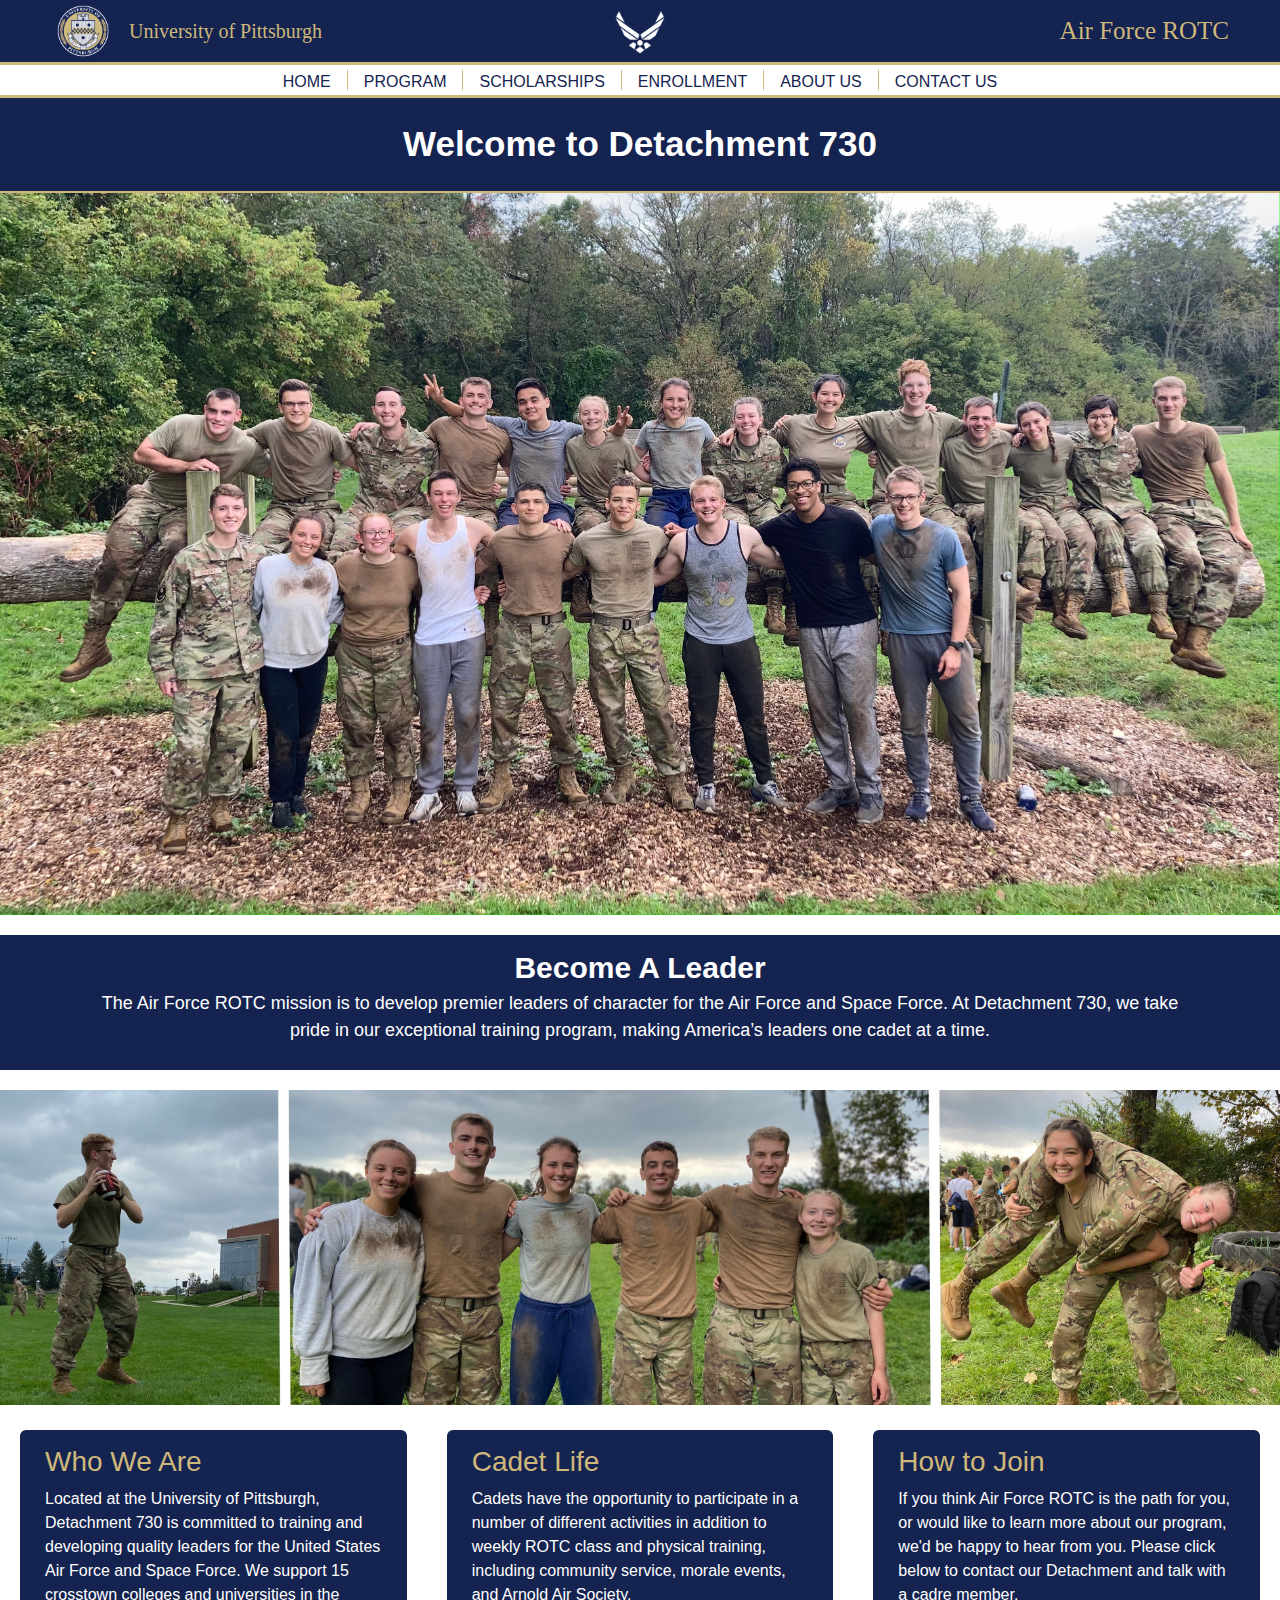
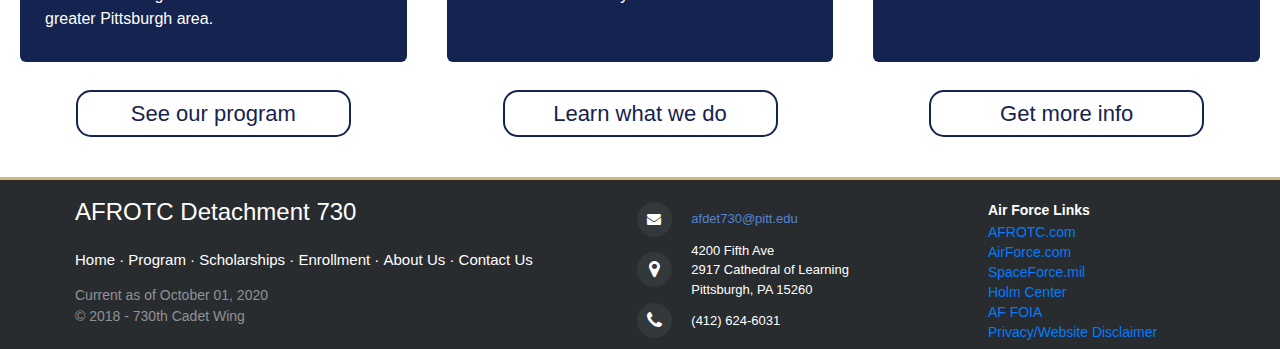
<file: pitt_afrotc_website/index.html>
<!doctype html>
<html lang="en">
  <head>
    <title>AFROTC Detachment 730</title>
    <!-- Required meta tags -->
    <meta charset="utf-8">
    <meta name="viewport" content="width=device-width, initial-scale=1, shrink-to-fit=no">

    <!-- CSS -->
    <link rel="stylesheet" href="css/bootstrap.min.css">
    <link rel="stylesheet" href="css/home_style.css">

    <!-- For frame -->
    <link rel="stylesheet" href="css/frame_style.css">

    <!-- For footer -->
    <meta http-equiv="X-UA-Compatible" content="IE=edge">
    <link rel="stylesheet" href="css/footer.css">
    <link rel="stylesheet" href="http://maxcdn.bootstrapcdn.com/font-awesome/4.2.0/css/font-awesome.min.css">


  </head>
  <body>

      <!-- This is the banner for the top of the page -->
      <table id="banner">
          <tr>
              <td id="pitt-icon-wrapper">
                  <img id="pitt-icon" src="media/pitt_insignia.svg.png">
              </td>

              <td id="pitt-name-wrapper">
                  <div id="pitt-name">University of Pittsburgh</div>
              </td>

              <td id="af-icon-wrapper">
                  <img id="af-icon" src="media/af_insignia.png">
              </td>

              <td id="rotc-title-wrapper">
                  <div id="rotc-title">Air Force ROTC</div>
              </td>
          </tr>
      </table>

      <!--  This is the navigation bar  -->
      <nav class="nav justify-content-center nav-adjustments">
          <a class="nav-link nav-buttons" style="border-left: none" href="#">Home</a>
          <a class="nav-link nav-buttons" href="html/program.html">Program</a>
          <a class="nav-link nav-buttons" href="html/scholarships.html">Scholarships</a>
          <a class="nav-link nav-buttons" href="html/enrollment.html">Enrollment</a>
          <a class="nav-link nav-buttons" href="html/cadet_life.html">about us</a>
          <a class="nav-link nav-buttons" href="html/contactus.html">contact us</a>
      </nav>

      <!-- This is the navigation bar when scrolling -->
      <nav id="scrolling-nav" class="nav justify-content-center nav-adjustments nav-scrolling fixed-top hide">
          <a class="nav-link nav-buttons-scrolling" style="border-left: none" href="#">Home</a>
          <a class="nav-link nav-buttons-scrolling" href="html/program.html">Program</a>
          <a class="nav-link nav-buttons-scrolling" href="html/scholarships.html">Scholarships</a>
          <a class="nav-link nav-buttons-scrolling" href="html/enrollment.html">Enrollment</a>
          <a class="nav-link nav-buttons-scrolling" href="html/cadet_life.html">about us</a>
          <a class="nav-link nav-buttons-scrolling" href="html/contactus.html">contact us</a>
      </nav>

      <!-------------------------------------------------  END FRAME ---------------------------------------------------->




      <!-------------------------------------------------  CONTENT START ---------------------------------------------------->
      <div id="welcome-message"><b>Welcome to Detachment 730</b></div>

      <img id="load-image" src="media/topPhoto.jpg">

      <div class="info-message">
           <b>Become A Leader</b>
           <font size="4"><p>The Air Force ROTC mission is to develop premier leaders of character for the Air Force and Space Force. At Detachment 730, we take pride in our exceptional training program, making America’s leaders one cadet at a time.</p></font>
      </div>

      <img id="load-image" src="media/home3.jpg">

      <div class="container-fluid text-center">
           <div class="row content">
               <div class="col-md contact-types">
                    <h3 style="color: #ceb87b">Who We Are</h3>
                    <p>
                    Located at the University of Pittsburgh, Detachment 730 is committed to training and developing quality leaders for the United States Air Force and Space Force. We support 15 crosstown colleges and universities in the greater Pittsburgh area.
                    </p>
                </div>
               <div class="col-md contact-types">
                     <h3 style="color: #ceb87b">Cadet Life</h3>
                     <p>Cadets have the opportunity to participate in a number of different activities in addition to weekly ROTC class and physical training, including community service, morale events, and Arnold Air Society.
                     </p>
               </div>
               <div class="col-md contact-types">
                     <h3 style="color: #ceb87b">How to Join</h3>
                     <p>
                     If you think Air Force ROTC is the path for you, or would like to learn more about our program, we'd be happy to hear from you. Please click below to contact our Detachment and talk with a cadre member.
                     </p>
               </div>
           </div>
       </div>

       <div class="container-fluid text-center">
           <div class="row content" style="margin-bottom: 40px;">
               <div class="col-md contact-types" style="text-align:center; background-color:white; padding:0px; margin:0px">
                    <button class="button" style="vertical-align:middle">
                        <a href="html/program.html"><span>See our program </span></a>
                    </button>
                </div>
               <div class="col-md contact-types" style="text-align:center; background-color:white; padding:0px; margin:0px">
                    <button class="button" style="vertical-align:middle">
                        <a href="html/cadet_life.html"><span>Learn what we do </span></a>
                    </button>
                </div>
               <div class="col-md contact-types" style="text-align:center; background-color:white; padding:0px; margin:0px">
                    <button class="button" style="vertical-align:middle">
                        <a href="html/contactus.html"><span>Get more info </span></a>
                    </button>
                </div>
           </div>
       </div>

       <!--<img id="load-image" style="margin-bottom: 0px; border-top: 2px solid #292c2f" src="media/wing_pic_2019.png">

      <!-------------------------------------------------  CONTENT END ---------------------------------------------------->

      <!-------------------------------------------------  FOOTER START ---------------------------------------------------->

    <footer class="footer-distributed">

      <div class="footer-left">

        <h3>AFROTC Detachment 730</h3>

        <p class="footer-links">
          <a href="#">Home</a>
          ·
          <a href="html/program.html">Program</a>
          ·
          <a href="html/scholarships.html">Scholarships</a>
          ·
          <a href="html/enrollment.html">Enrollment</a>
          ·
          <a href="html/cadet_life.html">About Us</a>
          ·
          <a href="html/contactus.html">Contact Us</a>
        </p>

        <p class="footer-company-name">Current as of October 01, 2020</p>

        <p class="footer-company-name">&copy; 2018 - 730th Cadet Wing</p>
      </div>

      <div class="footer-center">

        <div>
          <i class="fa fa-envelope"></i>
          <p><a href="mailto:afdet730@pitt.edu" style="font-color:white">afdet730@pitt.edu</a></p>
        </div>

        <div>
          <i class="fa fa-map-marker"></i>
          <p>4200 Fifth Ave<br>2917 Cathedral of Learning<br>Pittsburgh, PA 15260</p>
        </div>

        <div>
          <i class="fa fa-phone"></i>
          <p>(412) 624-6031</p>
        </div>

      </div>

      <div class="footer-right">


        <p class="footer-company-about-links">
          <span>Air Force Links</span>
          <a href="https://www.afrotc.com/" target="_blank">AFROTC.com</a> <br>
          <a href="https://www.airforce.com/" target="_blank">AirForce.com</a> <br>
          <a href="https://www.spaceforce.mil/" target="_blank">SpaceForce.mil</a> <br>
          <a href="http://www.airuniversity.af.mil/Holm-Center/" target="_blank">Holm Center</a> <br>
          <a href="http://www.foia.af.mil/" target="_blank">AF FOIA</a><br>
          <a href="media/Disclaimer.pdf">Privacy/Website Disclaimer</a>
        </p>

      </div>

    </footer>

      <!-------------------------------------------------  FOOTER END ---------------------------------------------------->

      <!-- JavaScript -->
      <script src="js/jquery-3.2.1.slim.min.js" ></script>
      <script src="https://cdnjs.cloudflare.com/ajax/libs/popper.js/1.12.3/umd/popper.min.js"></script>
      <script src="js/bootstrap.min.js"></script>
      <script src="js/pageDynamics.js"></script>
  </body>
  <!-- test comment -->
</html>
</file>
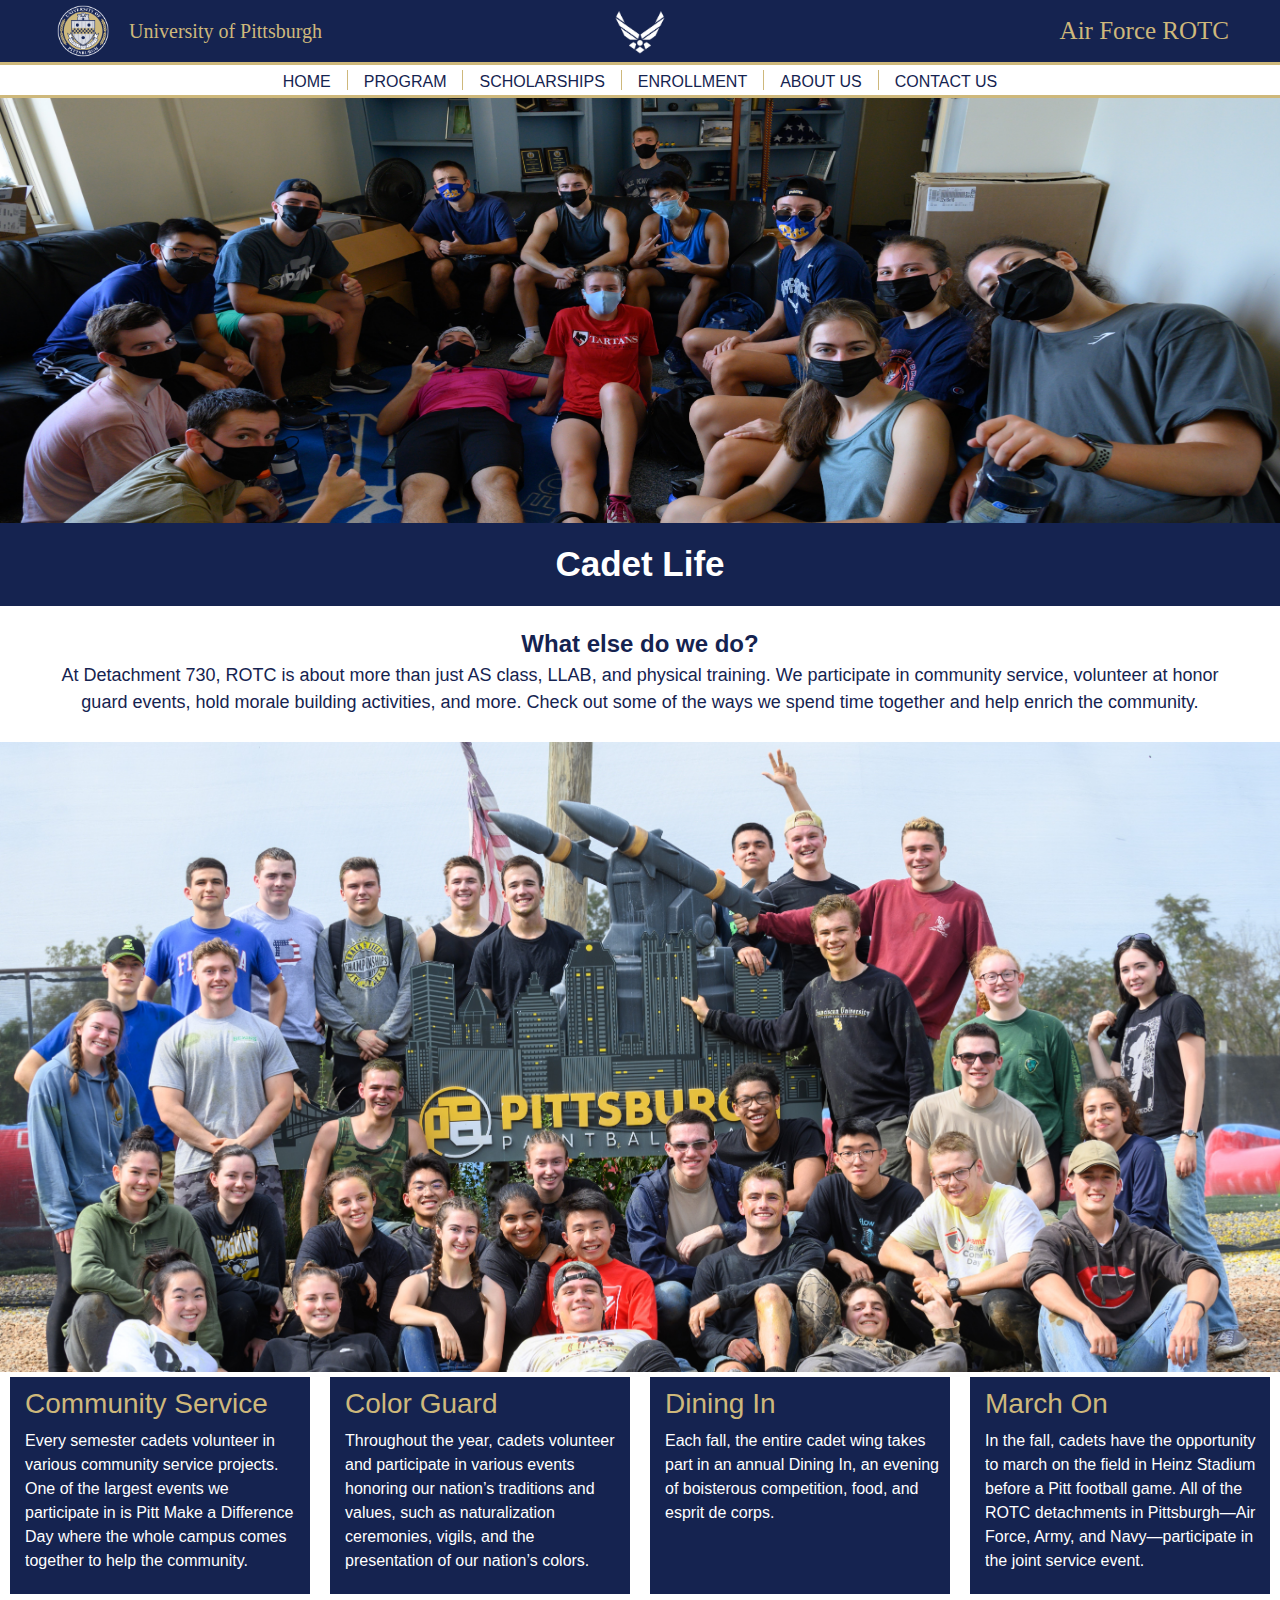
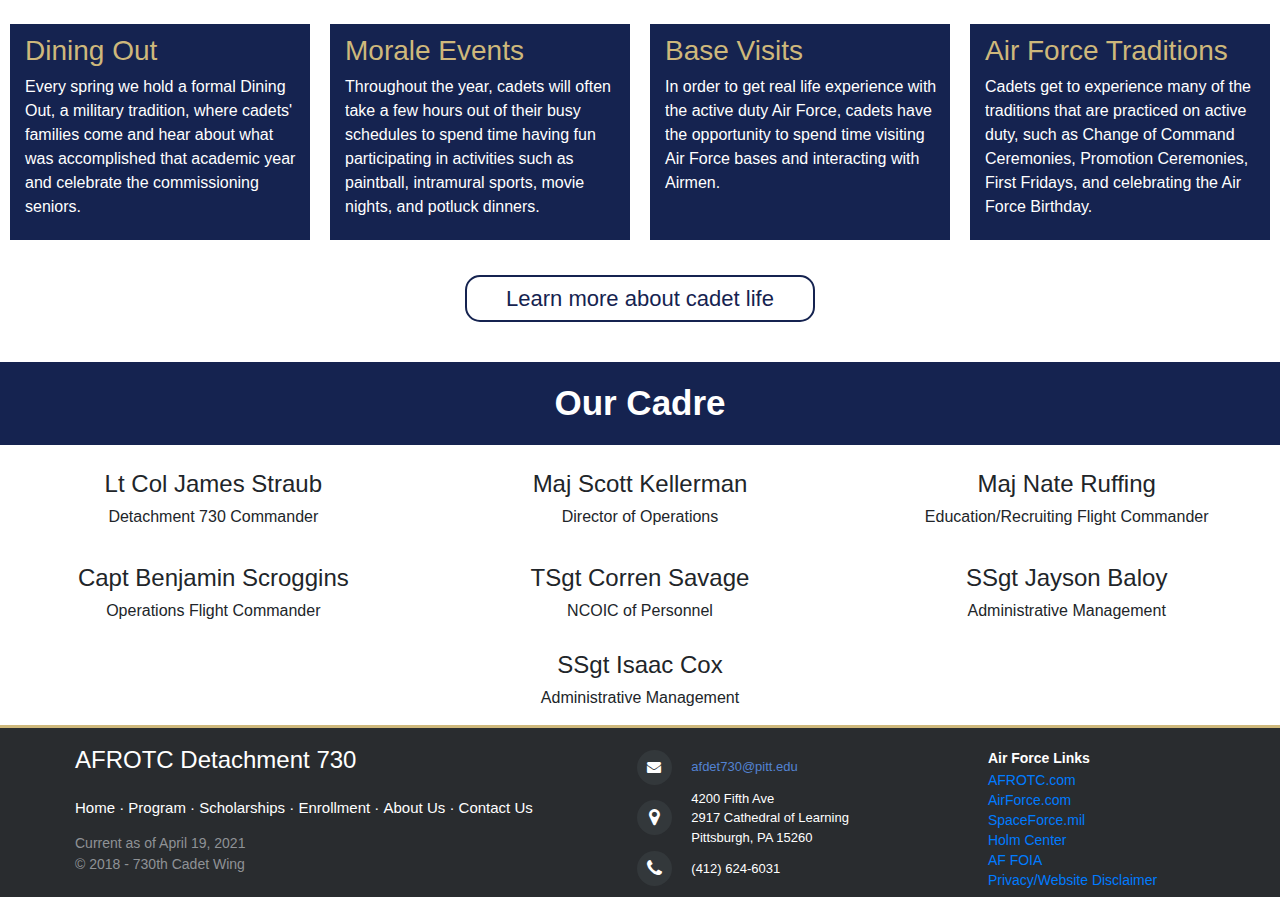
<file: pitt_afrotc_website/html/cadet_life.html>
<!doctype html>
<html lang="en">
  <head>
    <title>AFROTC Detachment 730</title>
    <!-- Required meta tags -->
    <meta charset="utf-8">
    <meta name="viewport" content="width=device-width, initial-scale=1, shrink-to-fit=no">

    <!-- CSS -->
    <link rel="stylesheet" href="../css/bootstrap.min.css">
    <link rel="stylesheet" href="../css/cadet_life_style.css">

    <!-- For frame -->
    <link rel="stylesheet" href="../css/frame_style.css">

    <!-- For footer -->
    <meta http-equiv="X-UA-Compatible" content="IE=edge">
    <link rel="stylesheet" href="../css/footer.css">
    <link rel="stylesheet" href="http://maxcdn.bootstrapcdn.com/font-awesome/4.2.0/css/font-awesome.min.css">



  </head>
  <body>

      <!-- This is the banner for the top of the page -->
      <table id="banner">
          <tr>
              <td id="pitt-icon-wrapper">
                  <img id="pitt-icon" src="../media/pitt_insignia.svg.png">
              </td>

              <td id="pitt-name-wrapper">
                  <div id="pitt-name">University of Pittsburgh</div>
              </td>

              <td id="af-icon-wrapper">
                  <img id="af-icon" src="../media/af_insignia.png">
              </td>

              <td id="rotc-title-wrapper">
                  <div id="rotc-title">Air Force ROTC</div>
              </td>
          </tr>
      </table>

      <!--  This is the navigation bar  -->
      <nav class="nav justify-content-center nav-adjustments">
          <a class="nav-link nav-buttons" style="border-left: none" href="../index.html">Home</a>
          <a class="nav-link nav-buttons" href="program.html">Program</a>
          <a class="nav-link nav-buttons" href="scholarships.html">Scholarships</a>
          <a class="nav-link nav-buttons" href="enrollment.html">Enrollment</a>
          <a class="nav-link nav-buttons" href="#">about us</a>
          <a class="nav-link nav-buttons" href="contactus.html">contact us</a>
      </nav>

      <!-- This is the navigation bar when scrolling -->
      <nav id="scrolling-nav" class="nav justify-content-center nav-adjustments nav-scrolling fixed-top hide">
          <a class="nav-link nav-buttons-scrolling" style="border-left: none" href="../index.html">Home</a>
          <a class="nav-link nav-buttons-scrolling" href="program.html">Program</a>
          <a class="nav-link nav-buttons-scrolling" href="scholarships.html">Scholarships</a>
          <a class="nav-link nav-buttons-scrolling" href="enrollment.html">Enrollment</a>
          <a class="nav-link nav-buttons-scrolling" href="cadet_life.html">about us</a>
          <a class="nav-link nav-buttons-scrolling" href="contactus.html">contact us</a>
      </nav>

      <!-------------------------------------------------  END FRAME ---------------------------------------------------->

      <!-------------------------------------------------  CONTENT START ---------------------------------------------------->

      <img id="load-fixedT-image" src="../media/cadetLife.jpg">

      <div id="top-message"><b>Cadet Life</b></div>

      <div class="info-basic-message">
           <b>What else do we do?</b>
           <font size="4"><p>At Detachment 730, ROTC is about more than just AS class, LLAB, and physical training. We participate in community service, volunteer at honor guard events, hold morale building activities, and more. Check out some of the ways we spend time together and help enrich the community.</p></font>
      </div>

      <img id="load-fixedS-image" src="../media/paintball.jpg">

      <div class="container-fluid text-center">
          <div class="row content">
              <div class="col-md contact-types">
                    <h3 style="color: #ceb87b">Community Service</h3>
                    <p>Every semester cadets volunteer in various community service projects. One of the largest events we participate in is Pitt Make a Difference Day where the whole campus comes together to help the community.</p>
                </div>

              <div class="col-md contact-types">
                    <h3 style="color: #ceb87b">Color Guard</h3>
                    <p>Throughout the year, cadets volunteer and participate in various events honoring our nation’s traditions and values, such as naturalization ceremonies, vigils, and the presentation of our nation’s colors.</p>
              </div>

              <div class="col-md contact-types">
                    <h3 style="color: #ceb87b">Dining In</h3>
                    <p>Each fall, the entire cadet wing takes part in an annual Dining In, an evening of boisterous competition, food, and esprit de corps.</p>
              </div>

              <div class="col-md contact-types">
                    <h3 style="color: #ceb87b">March On</h3>
                    <p>In the fall, cadets have the opportunity to march on the field in Heinz Stadium before a Pitt football game. All of the ROTC detachments in Pittsburgh&#8212;Air Force, Army, and Navy&mdash;participate in the joint service event.</p>
              </div>
          </div>
      </div>


      <div class="container-fluid text-center">
          <div class="row content">
              <div class="col-md contact-types">
                    <h3 style="color: #ceb87b">Dining Out</h3>
                    <p>Every spring we hold a formal Dining Out, a military tradition, where cadets' families come and hear about what was accomplished that academic year and celebrate the commissioning seniors.</p>
              </div>

              <div class="col-md contact-types">
                    <h3 style="color: #ceb87b">Morale Events</h3>
                    <p>Throughout the year, cadets will often take a few hours out of their busy schedules to spend time having fun participating in activities such as paintball, intramural sports, movie nights, and potluck dinners.</p>
              </div>

              <div class="col-md contact-types">
                    <h3 style="color: #ceb87b">Base Visits</h3>
                    <p>In order to get real life experience with the active duty Air Force, cadets have the opportunity to spend time visiting Air Force bases and interacting with Airmen.</p>
              </div>

              <div class="col-md contact-types">
                    <h3 style="color: #ceb87b">Air Force Traditions</h3>
                    <p>Cadets get to experience many of the traditions that are practiced on active duty, such as Change of Command Ceremonies, Promotion Ceremonies, First Fridays, and celebrating the Air Force Birthday.</p>
              </div>

          </div>
      </div>

      <div class="container-fluid text-center">
           <div class="row content" style="margin-bottom: 40px;">
               <div class="col-md contact-types" style="text-align:center; background-color:white; padding:0px; margin:0px">
                    <button class="button" style="vertical-align:middle"><a href="https://www.afrotc.com/campus-life/" target="_blank"><span>Learn more about cadet life </span></a></button>
                </div>
           </div>
       </div>


      <div id="top-message"><b>Our Cadre</b></div>

      <div class="container-fluid" style="text-align: center">

          <div class="row content">

              <div class="media-body col-sm spaced">
                  <h4 class="mt-0">Lt Col James Straub</h4>
                  <h6>Detachment 730 Commander</h6>
              </div>

              <div class="media-body col-sm spaced">
                  <h4 class="mt-0">Maj Scott Kellerman</h4>
                  <h6>Director of Operations</h6>
              </div>

              <div class="media-body col-sm spaced">
                  <h4 class="mt-0">Maj Nate Ruffing</h4>
                  <h6>Education/Recruiting Flight Commander</h6>
              </div>

          </div>



          <div class="row content">

              <div class="media-body col-md spaced">
                <h4 class="mt-0">Capt Benjamin Scroggins</h4>
                <h6>Operations Flight Commander</h6>
              </div>

              <div class="media-body col-md spaced">
                <h4 class="mt-0">TSgt Corren Savage</h4>
                <h6>NCOIC of Personnel</h6>
              </div>

              <div class="media-body col-md spaced">
                <h4 class="mt-0">SSgt Jayson Baloy</h4>
                <h6>Administrative Management</h6>
              </div>

          </div>

          <div class="row content">

            <div class="media-body col-md-12">
              <h4 class="mt-2">SSgt Isaac Cox</h4>
              <h6>Administrative Management</h6>
            </div>

          </div>
      </div>

      <!-------------------------------------------------  CONTENT END ---------------------------------------------------->

      <!-------------------------------------------------  FOOTER START ---------------------------------------------------->

    <footer class="footer-distributed">

      <div class="footer-left">

        <h3>AFROTC Detachment 730</h3>

        <p class="footer-links">
          <a href="../index.html">Home</a>
          ·
          <a href="program.html">Program</a>
          ·
          <a href="scholarships.html">Scholarships</a>
          ·
          <a href="enrollment.html">Enrollment</a>
          ·
          <a href="#">About Us</a>
          ·
          <a href="contactus.html">Contact Us</a>
        </p>

        <p class="footer-company-name">Current as of April 19, 2021</p>

        <p class="footer-company-name">&copy; 2018 - 730th Cadet Wing</p>
      </div>

      <div class="footer-center">

        <div>
          <i class="fa fa-envelope"></i>
          <p><a href="mailto:afdet730@pitt.edu">afdet730@pitt.edu</a></p>
        </div>

        <div>
          <i class="fa fa-map-marker"></i>
          <p>4200 Fifth Ave<br>2917 Cathedral of Learning<br>Pittsburgh, PA 15260</p>
        </div>

        <div>
          <i class="fa fa-phone"></i>
          <p>(412) 624-6031</p>
        </div>

      </div>

      <div class="footer-right">

        <p class="footer-company-about-links">
          <span>Air Force Links</span>
          <a href="https://www.afrotc.com/" target="_blank">AFROTC.com</a> <br>
          <a href="https://www.airforce.com/" target="_blank">AirForce.com</a> <br>
          <a href="https://www.spaceforce.mil/" target="_blank">SpaceForce.mil</a> <br>
          <a href="http://www.airuniversity.af.mil/Holm-Center/" target="_blank">Holm Center</a> <br>
          <a href="http://www.foia.af.mil/" target="_blank">AF FOIA</a><br>
          <a href="../media/Disclaimer.pdf">Privacy/Website Disclaimer</a>
        </p>

      </div>

    </footer>

      <!-------------------------------------------------  FOOTER END ---------------------------------------------------->


      <!-- JavaScript -->
      <script src="../js/jquery-3.2.1.slim.min.js" ></script>
      <script src="https://cdnjs.cloudflare.com/ajax/libs/popper.js/1.12.3/umd/popper.min.js"></script>
      <script src="../js/bootstrap.min.js"></script>
      <script src="../js/pageDynamics.js"></script>
  </body>
  <!-- test comment -->
</html>
</file>
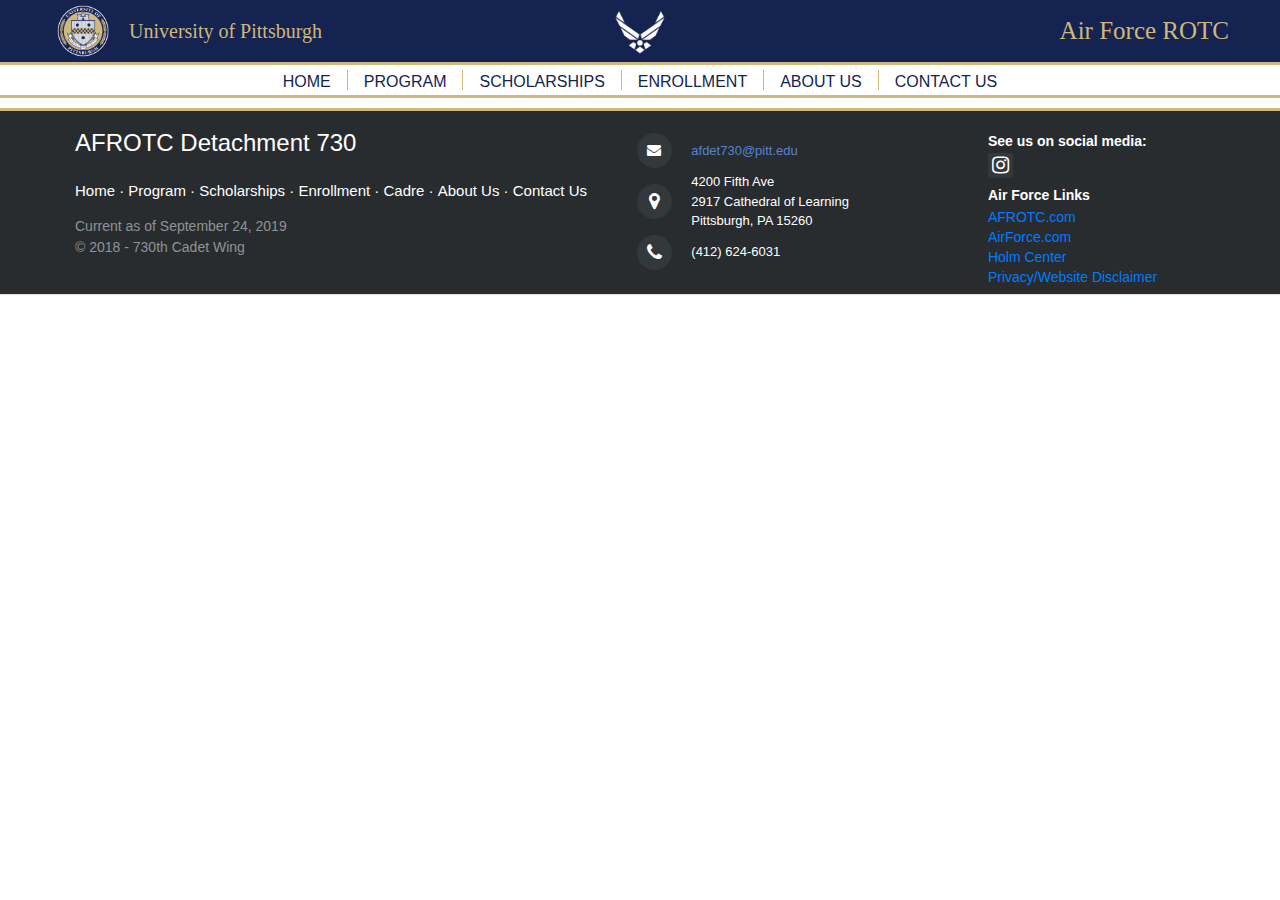
<file: pitt_afrotc_website/html/frame.html>
<!doctype html>
<html lang="en">
  <head>
    <title>AFROTC Detachment 730</title>
    <!-- Required meta tags -->
    <meta charset="utf-8">
    <meta name="viewport" content="width=device-width, initial-scale=1, shrink-to-fit=no">

    <!-- CSS -->
    <link rel="stylesheet" href="../css/bootstrap.min.css">
    <link rel="stylesheet" href="../css/frame_style.css">

    <!-- For footer -->
    <meta http-equiv="X-UA-Compatible" content="IE=edge">
    <link rel="stylesheet" href="../css/footer.css">
    <link rel="stylesheet" href="http://maxcdn.bootstrapcdn.com/font-awesome/4.2.0/css/font-awesome.min.css">

      
    
  </head>
  <body>
      
      <!-- This is the banner for the top of the page -->
      <table id="banner">
          <tr>
              <td id="pitt-icon-wrapper">
                  <img id="pitt-icon" src="../media/pitt_insignia.svg.png">
              </td>
              
              <td id="pitt-name-wrapper">
                  <div id="pitt-name">University of Pittsburgh</div>
              </td>
              
              <td id="af-icon-wrapper">
                  <img id="af-icon" src="../media/af_insignia.png">
              </td>
              
              <td id="rotc-title-wrapper">
                  <div id="rotc-title">Air Force ROTC</div>
              </td>
          </tr>
      </table>
      
      <!--  This is the navigation bar  -->
      <nav class="nav justify-content-center nav-adjustments">
          <a class="nav-link nav-buttons" style="border-left: none" href="#">Home</a>
          <a class="nav-link nav-buttons" href="#">Program</a>
          <a class="nav-link nav-buttons" href="#">Scholarships</a>
          <a class="nav-link nav-buttons" href="#">Enrollment</a>
          <a class="nav-link nav-buttons" href="#">about us</a>
          <a class="nav-link nav-buttons" href="#">contact us</a>
      </nav>
      
      <!-- This is the navigation bar when scrolling -->
      <nav id="scrolling-nav" class="nav justify-content-center nav-adjustments nav-scrolling fixed-top hide">
          <a class="nav-link nav-buttons-scrolling" style="border-left: none" href="#">Home</a>
          <a class="nav-link nav-buttons-scrolling" href="program.html">Program</a>
          <a class="nav-link nav-buttons-scrolling" href="scholarships.html">Scholarships</a>
          <a class="nav-link nav-buttons-scrolling" href="enrollment.html">Enrollment</a>
          <a class="nav-link nav-buttons-scrolling" href="cadet_life.html">about us</a>
          <a class="nav-link nav-buttons-scrolling" href="contactus.html">contact us</a>
      </nav>
      
      <!-------------------------------------------------  FRAME END ---------------------------------------------------->
      
      
      
      
      
      
      <!-------------------------------------------------  CONTENT START ---------------------------------------------------->
      
      
      
      <!-------------------------------------------------  CONTENT END ---------------------------------------------------->
      
      <!-------------------------------------------------  FOOTER START ---------------------------------------------------->
      
    <footer class="footer-distributed">

      <div class="footer-left">

        <h3>AFROTC Detachment 730</h3>

        <p class="footer-links">
          <a href="#">Home</a>
          ·
          <a href="#">Program</a>
          ·
          <a href="#">Scholarships</a>
          ·
          <a href="#">Enrollment</a>
          ·
          <a href="#">Cadre</a>
          ·
          <a href="#">About Us</a>
          ·
          <a href="#">Contact Us</a>
        </p>

        <p class="footer-company-name">Current as of September 24, 2019</p>

        <p class="footer-company-name">&copy; 2018 - 730th Cadet Wing</p>
      </div>

      <div class="footer-center">

        <div>
          <i class="fa fa-envelope"></i>
          <p><a href="mailto:support@company.com">afdet730@pitt.edu</a></p>
        </div>

        <div>
          <i class="fa fa-map-marker"></i>
          <p>4200 Fifth Ave<br>2917 Cathedral of Learning<br>Pittsburgh, PA 15260</p>
        </div>

        <div>
          <i class="fa fa-phone"></i>
          <p>(412) 624-6031</p>
        </div>

      </div>

      <div class="footer-right">

        <p class="footer-company-about">
            See us on social media: &nbsp;
            <div class="footer-icons">
              <a href="#"><i class="fa fa-instagram"></i></a>
            </div>

        <br>

        <p class="footer-company-about-links">
          <span>Air Force Links</span>
          <a href="https://www.afrotc.com/" target="_blank">AFROTC.com</a> <br>
          <a href="https://www.airforce.com/" target="_blank">AirForce.com</a> <br>
          <a href="http://www.airuniversity.af.mil/Holm-Center/" target="_blank">Holm Center</a> <br>
          <a href="#">Privacy/Website Disclaimer</a>
        </p>

      </div>

    </footer>

      <!-------------------------------------------------  FOOTER END ---------------------------------------------------->

      
      <!-- JavaScript -->
      <script src="../js/jquery-3.2.1.slim.min.js" ></script>
      <script src="https://cdnjs.cloudflare.com/ajax/libs/popper.js/1.12.3/umd/popper.min.js"></script>
      <script src="../js/bootstrap.min.js"></script>
      <script src="../js/pageDynamics.js"></script>
  </body>
</html>
</file>
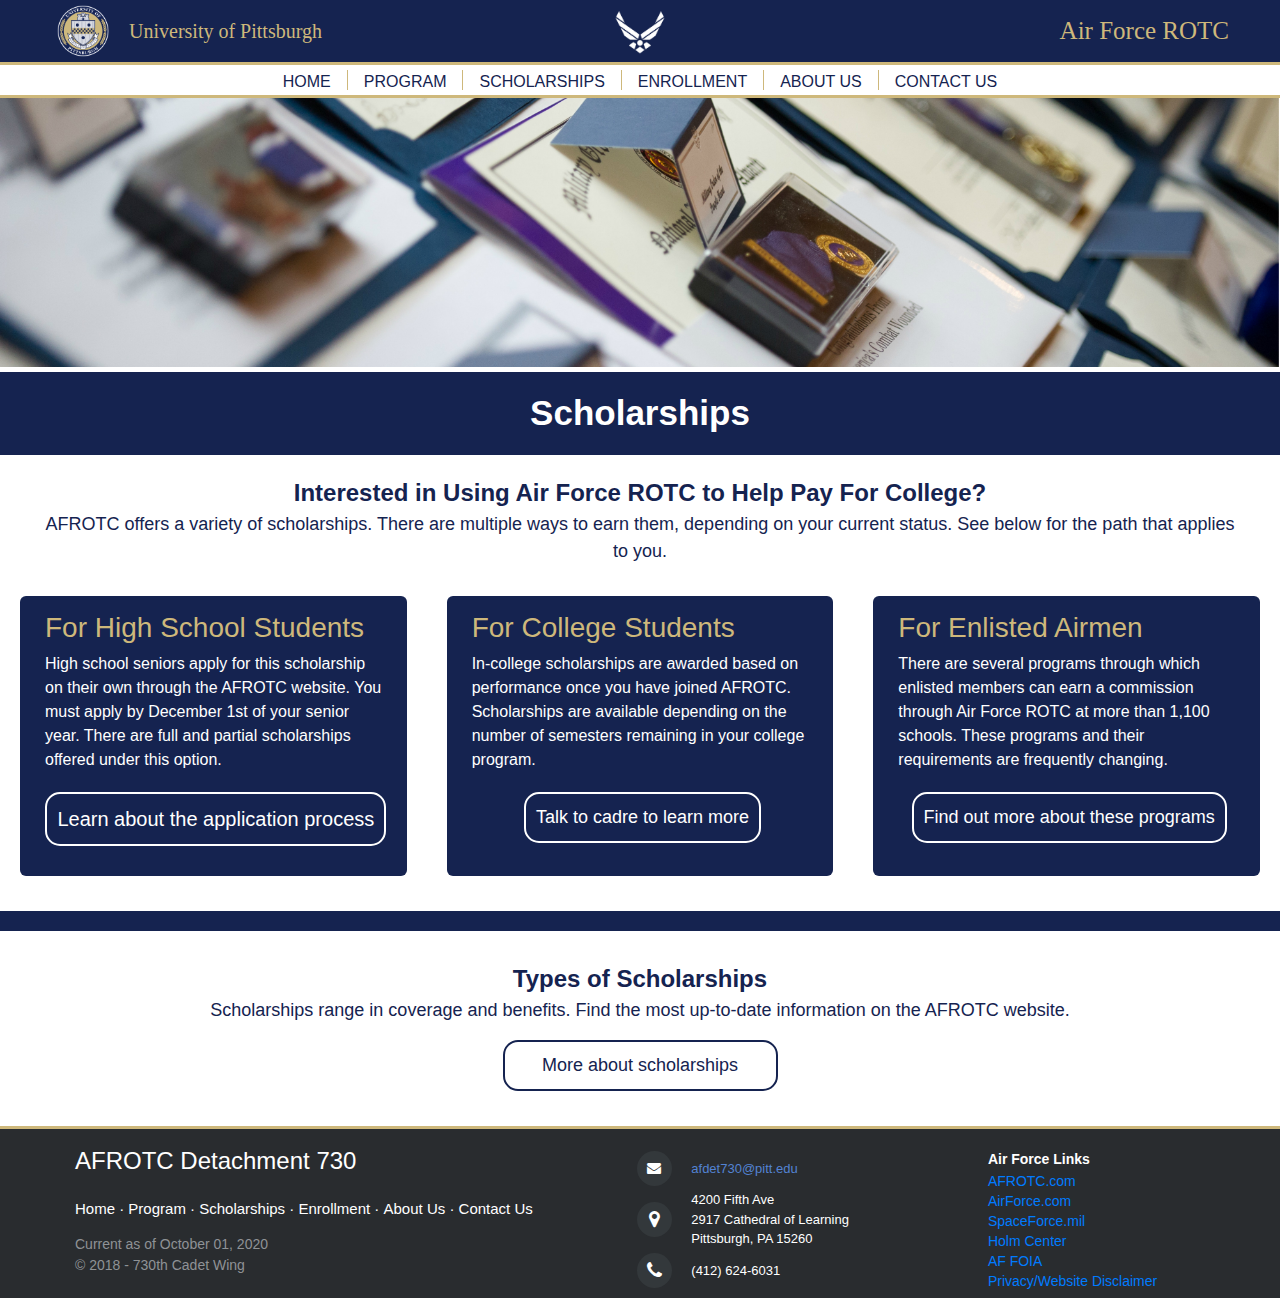
<file: pitt_afrotc_website/html/scholarships.html>
<!doctype html>
<html lang="en">
  <head>
    <title>AFROTC Detachment 730</title>
    <!-- Required meta tags -->
    <meta charset="utf-8">
    <meta name="viewport" content="width=device-width, initial-scale=1, shrink-to-fit=no">

    <!-- CSS -->
    <link rel="stylesheet" href="../css/bootstrap.min.css">
    <link rel="stylesheet" href="../css/scholarships_style.css">

    <!-- For frame -->
    <link rel="stylesheet" href="../css/frame_style.css">

    <!-- For footer -->
    <meta http-equiv="X-UA-Compatible" content="IE=edge">
    <link rel="stylesheet" href="../css/footer.css">
    <link rel="stylesheet" href="http://maxcdn.bootstrapcdn.com/font-awesome/4.2.0/css/font-awesome.min.css">



  </head>
  <body>

      <!-- This is the banner for the top of the page -->
      <table id="banner">
          <tr>
              <td id="pitt-icon-wrapper">
                  <img id="pitt-icon" src="../media/pitt_insignia.svg.png">
              </td>

              <td id="pitt-name-wrapper">
                  <div id="pitt-name">University of Pittsburgh</div>
              </td>

              <td id="af-icon-wrapper">
                  <img id="af-icon" src="../media/af_insignia.png">
              </td>

              <td id="rotc-title-wrapper">
                  <div id="rotc-title">Air Force ROTC</div>
              </td>
          </tr>
      </table>

      <!--  This is the navigation bar  -->
      <nav class="nav justify-content-center nav-adjustments">
          <a class="nav-link nav-buttons" style="border-left: none" href="../index.html">Home</a>
          <a class="nav-link nav-buttons" href="program.html">Program</a>
          <a class="nav-link nav-buttons" href="#">Scholarships</a>
          <a class="nav-link nav-buttons" href="enrollment.html">Enrollment</a>
          <a class="nav-link nav-buttons" href="cadet_life.html">about us</a>
          <a class="nav-link nav-buttons" href="contactus.html">contact us</a>
      </nav>

      <!-- This is the navigation bar when scrolling -->
      <nav id="scrolling-nav" class="nav justify-content-center nav-adjustments nav-scrolling fixed-top hide">
          <a class="nav-link nav-buttons-scrolling" style="border-left: none" href="../index.html">Home</a>
          <a class="nav-link nav-buttons-scrolling" href="program.html">Program</a>
          <a class="nav-link nav-buttons-scrolling" href="scholarships.html">Scholarships</a>
          <a class="nav-link nav-buttons-scrolling" href="enrollment.html">Enrollment</a>
          <a class="nav-link nav-buttons-scrolling" href="cadet_life.html">about us</a>
          <a class="nav-link nav-buttons-scrolling" href="contactus.html">contact us</a>
      </nav>

      <!-------------------------------------------------  END FRAME ---------------------------------------------------->

      <!-------------------------------------------------  CONTENT START ---------------------------------------------------->

      <img id="load-fixedS-image" src="../media/awards.jpg">

      <div id="top-message"><b>Scholarships</b></div>

      <div class="info-basic-message">
           <b>Interested in Using Air Force ROTC to Help Pay For College?</b>
           <font size="4"><p>AFROTC offers a variety of scholarships. There are multiple ways to earn them, depending on your current status. See below for the path that applies to you.</p></font>
      </div>

      <div class="container-fluid text-center">
           <div class="row content">
              <div class="col-md contact-types">
                    <h3 style="color: #ceb87b">For High School Students</h3>
                    <p>
                    High school seniors apply for this scholarship on their own through the AFROTC website. You must apply by December 1st of your senior year. There are full and partial scholarships offered under this option.
                    </p>
                    <button class="button-r" style="vertical-align:middle">
                        <a href="https://www.afrotc.com/scholarships/high-school/types/" target="_blank"><span><font style="font-size: 20px">Learn about the application process</font></span></a>
                    </button>
               </div>
               <div class="col-md contact-types">
                    <h3 style="color: #ceb87b">For College Students</h3>
                    <p>
                    In-college scholarships are awarded based on performance once you have joined AFROTC. Scholarships are available depending on the number of semesters remaining in your college program.
                    </p>
                    <button class="button-r" style="vertical-align:middle">
                        <a href="contactus.html"><span>Talk to cadre to learn more</span></a>
                    </button>
               </div>
               <div class="col-md contact-types">
                    <h3 style="color: #ceb87b">For Enlisted Airmen</h3>
                    <p>
                    There are several programs through which enlisted members can earn a commission through Air Force ROTC at more than 1,100 schools. These programs and their requirements are frequently changing.
                    </p>
                    <a href="https://www.afrotc.com/scholarships/enlisted" target="_blank">
                        <button class="button-r" style="vertical-align:middle"><span>Find out more about these programs</span></button>
                    </a>
               </div>
           </div>
       </div>

       <div class="info-message-sm-border">
      </div>

       <div class="info-basic-message">
           <b>Types of Scholarships</b>
           <font size="4"><p>Scholarships range in coverage and benefits. Find the most up-to-date information on the AFROTC website.</p></font>
           <button class="button" style="vertical-align:middle; margin-top:10px; width:275px">
                <a href="https://www.afrotc.com/scholarships/" target="_blank"><span>More about scholarships</span></a>
            </button>
      </div>

      <!-------------------------------------------------  CONTENT END ---------------------------------------------------->

      <!-------------------------------------------------  FOOTER START ---------------------------------------------------->

    <footer class="footer-distributed">

      <div class="footer-left">

        <h3>AFROTC Detachment 730</h3>

        <p class="footer-links">
          <a href="../index.html">Home</a>
          ·
          <a href="program.html">Program</a>
          ·
          <a href="#">Scholarships</a>
          ·
          <a href="enrollment.html">Enrollment</a>
          ·
          <a href="cadet_life.html">About Us</a>
          ·
          <a href="contactus.html">Contact Us</a>
        </p>

        <p class="footer-company-name">Current as of October 01, 2020</p>

        <p class="footer-company-name">&copy; 2018 - 730th Cadet Wing</p>
      </div>

      <div class="footer-center">

        <div>
          <i class="fa fa-envelope"></i>
          <p><a href="mailto:afdet730@pitt.edu">afdet730@pitt.edu</a></p>
        </div>

        <div>
          <i class="fa fa-map-marker"></i>
          <p>4200 Fifth Ave<br>2917 Cathedral of Learning<br>Pittsburgh, PA 15260</p>
        </div>

        <div>
          <i class="fa fa-phone"></i>
          <p>(412) 624-6031</p>
        </div>

      </div>

      <div class="footer-right">


        <p class="footer-company-about-links">
          <span>Air Force Links</span>
          <a href="https://www.afrotc.com/" target="_blank">AFROTC.com</a> <br>
          <a href="https://www.airforce.com/" target="_blank">AirForce.com</a> <br>
          <a href="https://www.spaceforce.mil/" target="_blank">SpaceForce.mil</a> <br>
          <a href="http://www.airuniversity.af.mil/Holm-Center/" target="_blank">Holm Center</a> <br>
          <a href="http://www.foia.af.mil/" target="_blank">AF FOIA</a><br>
          <a href="../media/Disclaimer.pdf">Privacy/Website Disclaimer</a>
        </p>

      </div>

    </footer>

      <!-------------------------------------------------  FOOTER END ---------------------------------------------------->


      <!-- JavaScript -->
      <script src="../js/jquery-3.2.1.slim.min.js" ></script>
      <script src="https://cdnjs.cloudflare.com/ajax/libs/popper.js/1.12.3/umd/popper.min.js"></script>
      <script src="../js/bootstrap.min.js"></script>
      <script src="../js/pageDynamics.js"></script>
  </body>
  <!-- test comment -->
</html>
</file>
<file: pitt_afrotc_website/css/home_style.css>
/********************* Start Content CSS *****************/
/**********Only for main page "Welcome to Det 730"************/
#welcome-message{
    text-align: center;
    font-family: BentonSansRegular, Helvetica, Arial, sans-serif;
    font-size: 35px;
    padding: 20px;
    color: white;
    background-color: #152350;
    border-bottom: 2px solid #ceb87b;
}

#load-image{
    width: 100%;
    height: auto;
    margin-bottom: 20px;
}

/**blue background, white words, large margins on left and right**/
.info-message{
    text-align: center;
    font-family:BentonSansRegular, Helvetica, Arial, sans-serif;
    font-size:30px;
    padding: 10px;
    color:white;
    background-color: #152350;
    margin-bottom: 20px;
    padding-left: 100px;
    padding-right: 100px;
}

/**blue background, gold words, small margins**/
.info-main{
    text-align: left;
    font-family:BentonSansRegular, Helvetica, Arial, sans-serif;
    padding: 10px;
    color: #ceb87b;
    background-color: #152350;
    margin-bottom: 20px;
    padding-left: 25px;
    padding-right: 25px;
}

.contact-types{
    padding: 15px;
    padding-left: 25px;
    padding-right: 25px;
    margin: 20px;
    margin-top: 5px;
    margin-bottom: 8px;
    background-color: #152350;
    text-align: left;
    border-radius: 6px;
    font-family:BentonSansRegular, Helvetica, Arial, sans-serif;
    color: white;
}

.button {
  display: inline-block;
  border-radius: 15px;
  background-color: #FFFFFF;
  border: 2px solid #152350;
  color: #152350;
  text-align: center;
  font-size: 22px;
  padding: 5px;
  width: 275px;
  transition: all 0.2s;
  cursor: pointer;
  margin: 0px;
  margin-top:20px;
}

.button:hover {
  background-color: #152350;
  color:white;
}

.button span {
  cursor: pointer;
  display: inline-block;
  position: relative;
  transition: 0.2s;
  color:#152350;
}

.button span:after {
  content: '\00bb';
  position: absolute;
  opacity: 0;
  top: 0;
  right: -20px;
  transition: 0.2s;
  color:white;
}

.button:hover span {
  padding-right: 25px;
  color:white;
}

.button:hover span:after {
  opacity: 1;
  right: 0;
  color:white;
}
</file>
<file: pitt_afrotc_website/css/frame_style.css>
body{
    background-color: white;
}

/******************* Start Frame CSS ********************/

#banner{
    background-color: #152350;
    width: 100%;
    height: 50px;
    white-space: nowrap;
}


#pitt-icon-wrapper{
    text-align: right;
    padding-right: 15px;
    width: 10%;
}

#pitt-icon{
    height: 60px;
    width: 60px;
    padding:0.25em;
}


#pitt-name-wrapper{
    font-size: 20px;
    width: 20%;
    min-width: 200px;
}

#pitt-name{
    color: #ceb87b; 
    font-family: Times New Roman;
}


#af-icon-wrapper{
    text-align: center;
    min-width: 200px;
    width: 40%
}

#af-icon{
    height: 55px;
    width: 60px;
    padding: 0.25em;
}


#rotc-title-wrapper{
    text-align: right;
    width: 30%;
}

#rotc-title{
    font-family: Times New Roman;
    font-size: 25px;
    color: #ceb87b;
    padding-right: 50px;
}

.nav-buttons{
    color: #152350;
    font-family: BentonSansRegular, Helvetica, Arial, sans-serif;
    text-transform: uppercase;
    border-left: 1px solid #ceb87b;
    height: 20px;
    line-height: 8px;
}

.nav-buttons-scrolling{
    color: white;
    height: 30px;
    font-family: BentonSansRegular, Helvetica, Arial, sans-serif;
    text-transform: uppercase;
    line-height: 15px;
    border-left: 1px solid #ceb87b;
}

.nav-adjustments{
    border-bottom: 3px solid #ceb87b;
    border-top: 3px solid #ceb87b;
    padding: 5px;
    background-color: white;
}

.nav-scrolling{
    border-top: none;
    background-color: #152350;
}

.scrolling-dropdown{
    display: none;
    position: absolute;
    background-color: #f9f9f9;
    min-width: 160px;
    box-shadow: 0px 8px 16px 0px rgba(0,0,0,0.2);
    z-index: 1;
}

.hide{
    display: none;
}


/************************ End Frame CSS ******************/
</file>
<file: pitt_afrotc_website/css/footer.css>
.footer-distributed{
	background-color: #292c2f;
	box-shadow: 0 1px 1px 0 rgba(0, 0, 0, 0.12);
	box-sizing: border-box;
	width: 100%;
	text-align: left;
	font: bold 8px;
    font-family: BentonSansRegular, Helvetica, Arial, sans-serif;
	padding: 18px 75px;
	margin-top: 10px;
	padding-bottom: 5px;
	border-top: 3px solid #ceb87b;
}

.footer-distributed .footer-left,
.footer-distributed .footer-center,
.footer-distributed .footer-right{
	display: inline-block;
	vertical-align: top;
}

/* Footer left */

.footer-distributed .footer-left{
	width: 48%;
}

/* The company logo */

.footer-distributed h3{
	color:  #ffffff;
	font: normal 24px 'Cookie';
	font-family: BentonSansRegular, Helvetica, Arial, sans-serif;
	margin: 0;
}

.footer-distributed h3 span{
	color:  #5383d3;
}

/* Footer links */

.footer-distributed .footer-links{
	color:  #ffffff;
	margin: 20px 0 12px;
	padding: 0;
	font-size: 15px;
}

.footer-distributed .footer-links a{
	display:inline-block;
	line-height: 1.8;
	text-decoration: none;
	color:  inherit;
}

.footer-distributed .footer-company-name{
	color:  #8f9296;
	font-size: 14px;
	font-weight: normal;
	margin: 0;
}

/* Footer Center */

.footer-distributed .footer-center{
	width: 32%;
}

.footer-distributed .footer-center i{
	background-color:  #33383b;
	color: #ffffff;
	font-size: 19px;
	width: 35px;
	height: 35px;
	border-radius: 50%;
	text-align: center;
	line-height: 36px;
	margin: 4px 15px;
	vertical-align: middle;
}

.footer-distributed .footer-center i.fa-envelope{
	font-size: 14px;
	line-height: 35px;
}

.footer-distributed .footer-center p{
	display: inline-block;
	color: #ffffff;
	vertical-align: middle;
	margin:0;
	font-size:13px;
}

.footer-distributed .footer-center p span{
	display:block;
	font-weight: normal;
	font-size:14px;
	line-height:2;
}

.footer-distributed .footer-center p a{
	color:  #5383d3;
	text-decoration: none;
}


/* Footer Right */

.footer-distributed .footer-right{
	width: 15%;
}

.footer-distributed .footer-company-about{
	line-height: 20px;
	color:  #ffffff;
	font-size: 14px;
	font-weight: bold;
	margin: 0;
	display: inline-block;
}

.footer-distributed .footer-company-about-links{
	line-height: 20px;
	color:  #ffffff;
	font-size: 14px;
	font-weight: normal;
	margin: 0;
	display: inline-block;
}

.footer-distributed .footer-company-about-links span{
	display: block;
	color:  #ffffff;
	font-size: 14px;
	font-weight: bold;
	margin-top: 2px;
	margin-bottom: 2px;
}

.footer-distributed .footer-icons{
	display: inline-block;
}

.footer-distributed .footer-icons a{
	display: inline-block;
	width: 25px;
	height: 25px;
	cursor: pointer;
	background-color:  #33383b;
	border-radius: 2px;

	font-size: 20px;
	color: #ffffff;
	text-align: center;
	line-height: 25px;

	margin-right: 3px;
	margin-bottom: 5px;
}

/* If you don't want the footer to be responsive, remove these media queries */

@media (max-width: 880px) {

	.footer-distributed{
		font: bold 14px sans-serif;
	}

	.footer-distributed .footer-left,
	.footer-distributed .footer-center,
	.footer-distributed .footer-right{
		display: block;
		width: 100%;
		margin-bottom: 40px;
		text-align: center;
	}

	.footer-distributed .footer-center i{
		margin-left: 0;
	}

}
</file>
<file: pitt_afrotc_website/css/cadet_life_style.css>
/********************* Start Content CSS *****************/

/**********Top message for all sub pages****************/
/** Under top picture, blue background, white, large words**/
#top-message{
    text-align: center;
    font-family: BentonSansRegular, Helvetica, Arial, sans-serif;
    font-size: 35px;
    padding: 15px;
    color: white;
    background-color: #152350;
    margin-bottom: 10px;
}

#load-fixedS-image{
    max-width: 100%;
    height: auto;
    margin-bottom: 5px;
}

#load-fixedT-image{
    width: 100%;
    height: 425px;
    display: block;
}

/**white background, blue words, no border, small margins**/
.info-basic-message{
    text-align: center;
    font-family:BentonSansRegular, Helvetica, Arial, sans-serif;
    font-size:24px;
    padding: 10px;
    color:#152350;
    background-color: white;
    padding-left: 40px;
    padding-right: 40px;
}

/**blue background, gold words, no border, small margins**/
.info-basic-main{
    text-align: left;
    font-family:BentonSansRegular, Helvetica, Arial, sans-serif;
    padding: 10px;
    color: #ceb87b;
    background-color: #152350;
    margin-bottom: 20px;
    padding-left: 25px;
    padding-right: 25px;
}

.contact-types{
    padding: 10px;
    padding-left: 15px;
    padding-right: 10px;
    padding-bottom: 5px;
    margin: 10px;
    margin-top: 0px;
    margin-bottom: 30px;
    background-color: #152350;
    text-align: left;
    border-radius: 0px;
    font-family:BentonSansRegular, Helvetica, Arial, sans-serif;
    color: white;
}

.button {
  display: inline-block;
  border-radius: 15px;
  background-color: #FFFFFF;
  border: 2px solid #152350;
  color: #152350;
  text-align: center;
  font-size: 22px;
  padding: 5px;
  width: 350px;
  transition: all 0.2s;
  cursor: pointer;
  margin: 0px;
  margin-top: 5px;
}

.button:hover {
  background-color: #152350;
  color:white;
}

.button span {
  cursor: pointer;
  display: inline-block;
  position: relative;
  transition: 0.2s;
  color:#152350;
}

.button span:after {
  content: '\00bb';
  position: absolute;
  opacity: 0;
  top: 0;
  right: -20px;
  transition: 0.2s;
  color:white;
}

.button:hover span {
  padding-right: 25px;
  color:white;
}

.button:hover span:after {
  opacity: 1;
  right: 0;
  color:white;
}

.spaced{
    margin:15px;
}
</file>
<file: pitt_afrotc_website/css/scholarships_style.css>
/********************* Start Content CSS *****************/

/**********Top message for all sub pages****************/
/** Under top picture, blue background, white, large words**/
#top-message{
    text-align: center;
    font-family: BentonSansRegular, Helvetica, Arial, sans-serif;
    font-size: 35px;
    padding: 15px;
    color: white;
    background-color: #152350;
    margin-bottom: 10px;
}

#load-fixedS-image{
    max-width: 100%;
    height: auto;
    margin-bottom: 5px;
}

/**blue background, white words, small margins**/
.info-message-sm{
    text-align: center;
    font-family:BentonSansRegular, Helvetica, Arial, sans-serif;
    font-size:30px;
    padding: 10px;
    color:white;
    background-color: #152350;
    margin-top: 20px;
    margin-bottom: 20px;
    padding-left: 25px;
    padding-right: 25px;
}

/**blue background, white words, small margins**/ /*JUST FOR BORDER*/
.info-message-sm-border{
    text-align: center;
    font-family:BentonSansRegular, Helvetica, Arial, sans-serif;
    font-size:30px;
    padding: 10px;
    color:white;
    background-color: #152350;
    margin-top: 20px;
    margin-bottom: 20px;
    padding-left: 25px;
    padding-right: 25px;
}

/**white background, blue words, no border, small margins**/
.info-basic-message{
    text-align: center;
    font-family:BentonSansRegular, Helvetica, Arial, sans-serif;
    font-size:24px;
    padding: 10px;
    color:#152350;
    background-color: white;
    padding-left: 40px;
    padding-right: 40px;
}

/**blue background, gold words, no border, small margins**/
.info-basic-main{
    text-align: left;
    font-family:BentonSansRegular, Helvetica, Arial, sans-serif;
    padding: 10px;
    color: #ceb87b;
    background-color: #152350;
    margin-bottom: 20px;
    padding-left: 25px;
    padding-right: 25px;
}

.info-basic-main-white{
    text-align: left;
    font-family:BentonSansRegular, Helvetica, Arial, sans-serif;
    padding: 10px;
    color: white;
    background-color: #ceb87b;
    margin-bottom: 20px;
    padding-left: 25px;
    padding-right: 25px;
}

.contact-types{
    padding: 15px;
    padding-left: 25px;
    padding-right: 20px;
    margin: 20px;
    margin-top: 5px;
    margin-bottom: 15px;
    background-color: #152350;
    text-align: left;
    border-radius: 6px;
    font-family:BentonSansRegular, Helvetica, Arial, sans-serif;
    color: white;
}

.contact-types-gold{
    padding: 15px;
    padding-left: 25px;
    padding-right: 20px;
    margin: 20px;
    margin-top: 15px;
    margin-bottom: 15px;
    background-color: #ceb87b;
    text-align: left;
    border-radius: 6px;
    font-family:BentonSansRegular, Helvetica, Arial, sans-serif;
    color: #152350;
}

.contact-types-gold p{
    font-size: 18px;
}

.button {
  display: inline-block;
  border-radius: 15px;
  background-color: #FFFFFF;
  border: 2px solid #152350;
  color: #152350;
  text-align: center;
  font-size: 18px;
  padding: 10px;
  width: 300px;
  transition: all 0.2s;
  cursor: pointer;
  display:block;
  margin: auto;
  margin-bottom: 15px;
}

.button-r {
  display: inline-block;
  border-radius: 15px;
  background-color: #152350;
  border: 2px solid #FFFFFF;
  color: #FFFFFF;
  text-align: center;
  font-size: 18px;
  padding: 10px;
  /*width: 250px;*/
  transition: all 0.2s;
  cursor: pointer;
  display:block;
  margin: auto;
  margin-top: 20px;
  margin-bottom: 15px;
}

.button:hover {
  background-color: #152350;
  color:white;
}

.button-r:hover {
  background-color: #FFFFFF;
  color:#152350
}

.button span {
  cursor: pointer;
  display: inline-block;
  position: relative;
  transition: 0.2s;
  color:#152350;
}

.button-r span {
  cursor: pointer;
  display: inline-block;
  position: relative;
  transition: 0.2s;
  color:#FFFFFF;
}

.button span:after {
  content: '\00bb';
  position: absolute;
  opacity: 0;
  top: 0;
  right: -20px;
  transition: 0.2s;
  color:white;
}

.button-r span:after {
  content: '\00bb';
  position: absolute;
  opacity: 0;
  top: 0;
  right: -20px;
  transition: 0.2s;
  color:#152350;
}

.button span:after {
  content: '\00bb';
  position: absolute;
  opacity: 0;
  top: 0;
  right: -20px;
  transition: 0.2s;
  color:white;
}

.button-r span:after {
  content: '\00bb';
  position: absolute;
  opacity: 0;
  top: 0;
  right: -20px;
  transition: 0.2s;
  color:#152350;
}

.button:hover span {
  padding-right: 25px;
  color:white;
}

.button-r:hover span {
  padding-right: 25px;
  color:#152350;
}

.button:hover span:after {
  opacity: 1;
  right: 0;
  color:white;
}

.button-r:hover span:after {
  opacity: 1;
  right: 0;
  color:#152350;
}
</file>
